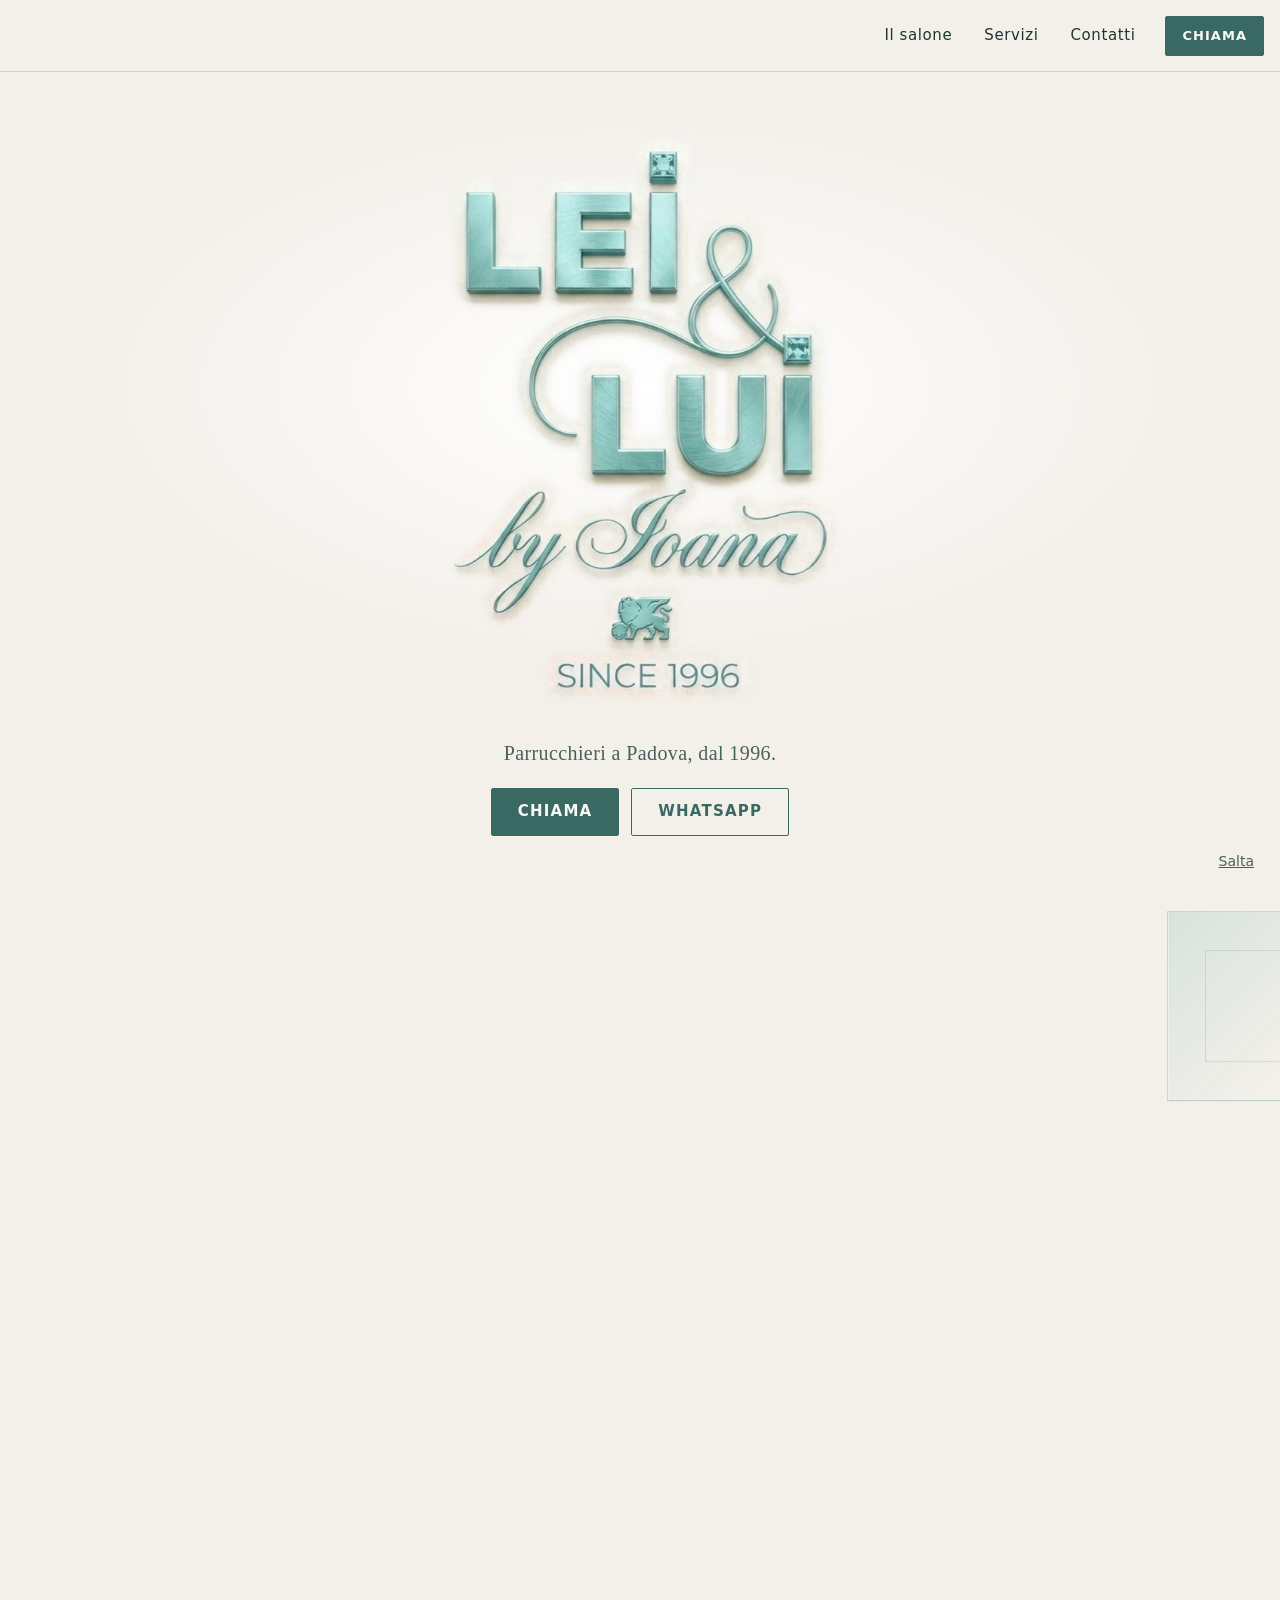
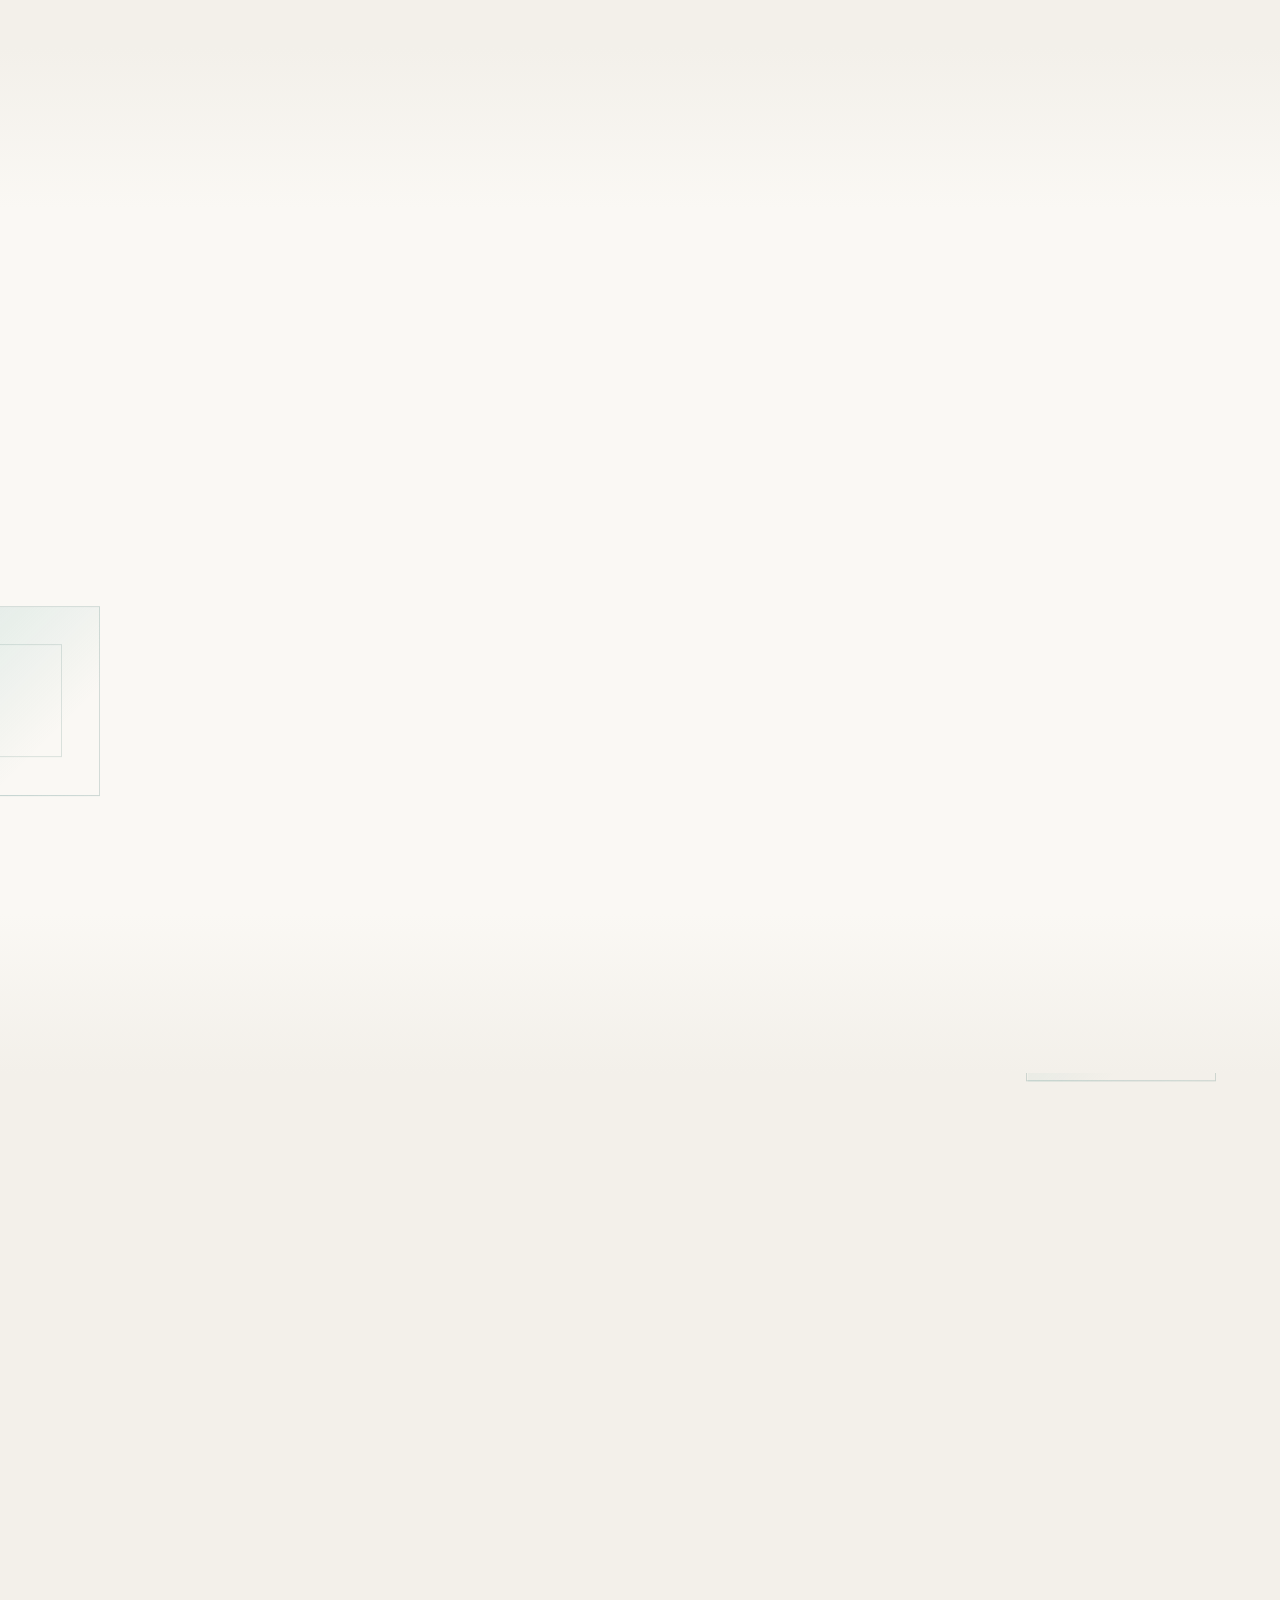
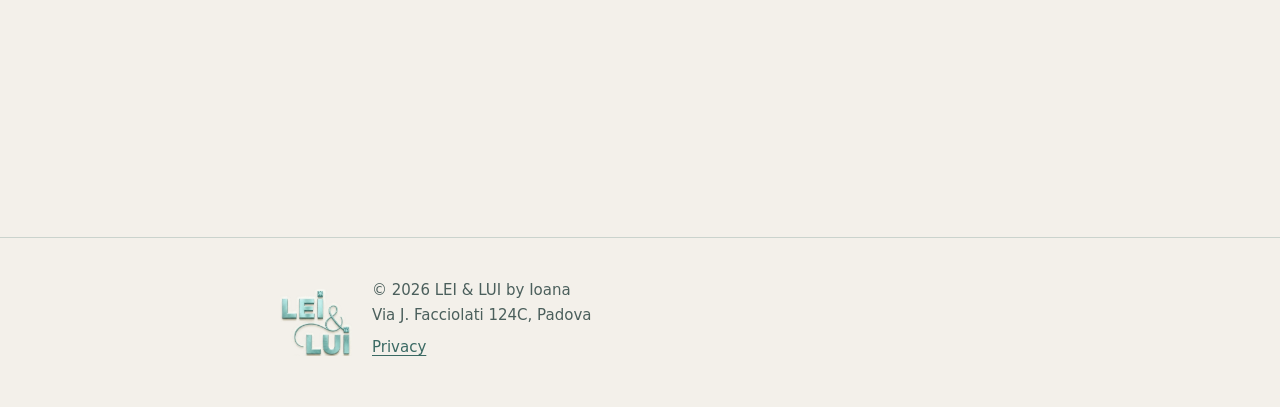
<file: index.html>
<!DOCTYPE html>
<html lang="it">
<head>
<meta charset="utf-8">
<meta name="viewport" content="width=device-width, initial-scale=1, viewport-fit=cover">
<meta http-equiv="Content-Security-Policy" content="default-src 'none'; img-src 'self'; style-src 'self'; script-src 'self'; base-uri 'self'; form-action 'none'">
<title>LEI &amp; LUI by Ioana — Parrucchieri a Padova dal 1996</title>
<meta name="description" content="LEI &amp; LUI by Ioana, salone di parrucchieri a Padova in Via J. Facciolati 124C. Dal 1996.">
<meta name="theme-color" content="#F3F0EA">

<!-- TODO: quando il dominio è attivo, aggiungere <link rel="canonical"> e rendere assoluti og:url e og:image -->
<meta property="og:type" content="website">
<meta property="og:locale" content="it_IT">
<meta property="og:title" content="LEI &amp; LUI by Ioana — Parrucchieri a Padova dal 1996">
<meta property="og:description" content="Salone di parrucchieri a Padova, in Via J. Facciolati 124C. Dal 1996.">
<meta property="og:image" content="assets/og-image.png">
<meta name="twitter:card" content="summary_large_image">

<link rel="icon" href="assets/favicon.ico" sizes="any">
<link rel="icon" type="image/png" sizes="32x32" href="assets/favicon-32.png">
<link rel="icon" type="image/png" sizes="16x16" href="assets/favicon-16.png">
<link rel="apple-touch-icon" href="assets/apple-touch-icon.png">

<link rel="preload" as="image" href="assets/l-top.webp">
<link rel="stylesheet" href="style.css">
<!-- boot.js decide se mostrare l'animazione iniziale (solo alla prima visita) PRIMA del rendering -->
<script src="boot.js"></script>

<script type="application/ld+json">
{
  "@context": "https://schema.org",
  "@type": "HairSalon",
  "name": "LEI & LUI by Ioana",
  "description": "Salone di parrucchieri a Padova, dal 1996.",
  "foundingDate": "1996",
  "address": {
    "@type": "PostalAddress",
    "streetAddress": "Via J. Facciolati 124C",
    "addressLocality": "Padova",
    "addressCountry": "IT"
  }
}
</script>
</head>
<body>
<a class="skip-link" href="#salone">Vai al contenuto</a>

<header class="site-header">
  <a class="brand" href="#top" aria-label="LEI &amp; LUI by Ioana, torna in alto">
    <img src="assets/logo-header.webp" alt="LEI &amp; LUI" width="490" height="452">
  </a>
  <nav class="nav" aria-label="Principale">
    <a href="#salone">Il salone</a>
    <a href="#servizi">Servizi</a>
    <a href="#contatti">Contatti</a>
    <!-- TODO: sostituire XXXXXXXXXX con il numero del salone (senza spazi, es. 049123456) -->
    <a class="btn btn--small" href="tel:+39XXXXXXXXXX">Chiama</a>
  </nav>
</header>

<main>
  <section class="hero" id="top">
    <h1 class="sr-only">LEI &amp; LUI by Ioana — parrucchieri a Padova dal 1996</h1>

    <!--
      Il logo è composto da livelli sovrapposti (stesse dimensioni):
      top = "LEI & LUI" · line = linea sottile che "scrive" · by = "by Ioana" · foot = leone + since 1996
      shine = riflesso di luce, ritagliato sulla forma del logo, che scorre mentre si scrolla
    -->
    <div class="logo" role="img" aria-label="LEI &amp; LUI by Ioana, dal 1996">
      <img class="logo__layer logo__top"  src="assets/l-top.webp"  alt="" width="577" height="793">
      <img class="logo__layer logo__line" src="assets/l-line.webp" alt="" width="577" height="793">
      <img class="logo__layer logo__by"   src="assets/l-by.webp"   alt="" width="577" height="793">
      <img class="logo__layer logo__foot" src="assets/l-foot.webp" alt="" width="577" height="793">
      <div class="logo__shine" aria-hidden="true"></div>
    </div>

    <p class="hero__lead">Parrucchieri a Padova, dal 1996.</p>
    <div class="hero__cta">
      <!-- TODO: sostituire XXXXXXXXXX con il numero del salone (senza spazi, es. 049123456) -->
      <a class="btn" href="tel:+39XXXXXXXXXX">Chiama</a>
      <!-- TODO: stesso numero, con prefisso 39 e senza + (es. 39049123456) -->
      <a class="btn btn--ghost" href="https://wa.me/39XXXXXXXXXX" rel="noopener">WhatsApp</a>
    </div>

    <span class="scroll-cue" aria-hidden="true"></span>
    <button class="skip-intro" type="button">Salta</button>
  </section>

  <section class="section" id="salone" aria-labelledby="salone-t">
    <span class="deco deco--a" aria-hidden="true" data-parallax="0.12"></span>
    <div class="wrap">
      <p class="eyebrow reveal"><span class="gem" aria-hidden="true"></span>Il salone</p>
      <h2 id="salone-t" class="reveal">Per lei<br>e per lui</h2>
      <!-- TODO: testo di Ioana (la sua voce vince su qualsiasi testo generato) -->
      <p class="lede reveal">LEI &amp; LUI by Ioana è un salone di parrucchieri a Padova, in Via J. Facciolati 124C. Lavoriamo qui dal 1996.</p>
      <ul class="facts">
        <li class="reveal"><strong>1996</strong><span>anno di apertura</span></li>
        <li class="reveal"><strong>Padova</strong><span>Via J. Facciolati</span></li>
        <li class="reveal"><strong>Lei &amp; Lui</strong><span>donna e uomo</span></li>
      </ul>
    </div>
  </section>

  <section class="section section--paper" id="servizi" aria-labelledby="servizi-t">
    <span class="deco deco--b" aria-hidden="true" data-parallax="0.09"></span>
    <div class="wrap">
      <p class="eyebrow reveal"><span class="gem" aria-hidden="true"></span>Servizi</p>
      <h2 id="servizi-t" class="reveal">Di cosa<br>ci occupiamo</h2>
      <!-- TODO: confermare con Ioana l'elenco dei servizi e le descrizioni. Nessun prezzo: non inventarli. -->
      <ul class="services">
        <li class="service reveal">
          <h3>Taglio</h3>
          <p>Per lei e per lui, pensato sul tuo viso e sul tuo modo di vivere i capelli.</p>
        </li>
        <li class="service reveal">
          <h3>Colore</h3>
          <p>Dal ritocco alla trasformazione, con una consulenza prima di iniziare.</p>
        </li>
        <li class="service reveal">
          <h3>Trattamenti</h3>
          <p>Per la cura e la salute dei capelli e del cuoio capelluto.</p>
        </li>
        <li class="service reveal">
          <h3>Piega e acconciature</h3>
          <p>Per ogni giorno e per le occasioni speciali.</p>
        </li>
      </ul>
    </div>
  </section>

  <section class="section" id="contatti" aria-labelledby="contatti-t">
    <span class="deco deco--c" aria-hidden="true" data-parallax="0.14"></span>
    <div class="wrap">
      <p class="eyebrow reveal"><span class="gem" aria-hidden="true"></span>Contatti</p>
      <h2 id="contatti-t" class="reveal">Vieni<br>a trovarci</h2>
      <address class="reveal">
        <strong>LEI &amp; LUI by Ioana</strong><br>
        Via J. Facciolati 124C<br>
        Padova
      </address>
      <p class="reveal">Per prenotare e per conoscere gli orari, chiamaci o scrivici su WhatsApp.</p>
      <div class="hero__cta hero__cta--left reveal">
        <a class="btn" href="tel:+39XXXXXXXXXX">Chiama</a>
        <a class="btn btn--ghost" href="https://wa.me/39XXXXXXXXXX" rel="noopener">WhatsApp</a>
        <a class="btn btn--ghost" href="https://www.google.com/maps/search/?api=1&amp;query=Via+J.+Facciolati+124C%2C+Padova" rel="noopener">Apri in Maps</a>
      </div>
    </div>
  </section>
</main>

<footer class="site-footer">
  <div class="wrap footer__row">
    <img src="assets/logo-header.webp" alt="LEI &amp; LUI by Ioana" width="490" height="452">
    <div>
      <p>© 2026 LEI &amp; LUI by Ioana<br>Via J. Facciolati 124C, Padova</p>
      <p><a href="privacy.html">Privacy</a></p>
    </div>
  </div>
</footer>

<script src="app.js" defer></script>
</body>
</html>
</file>
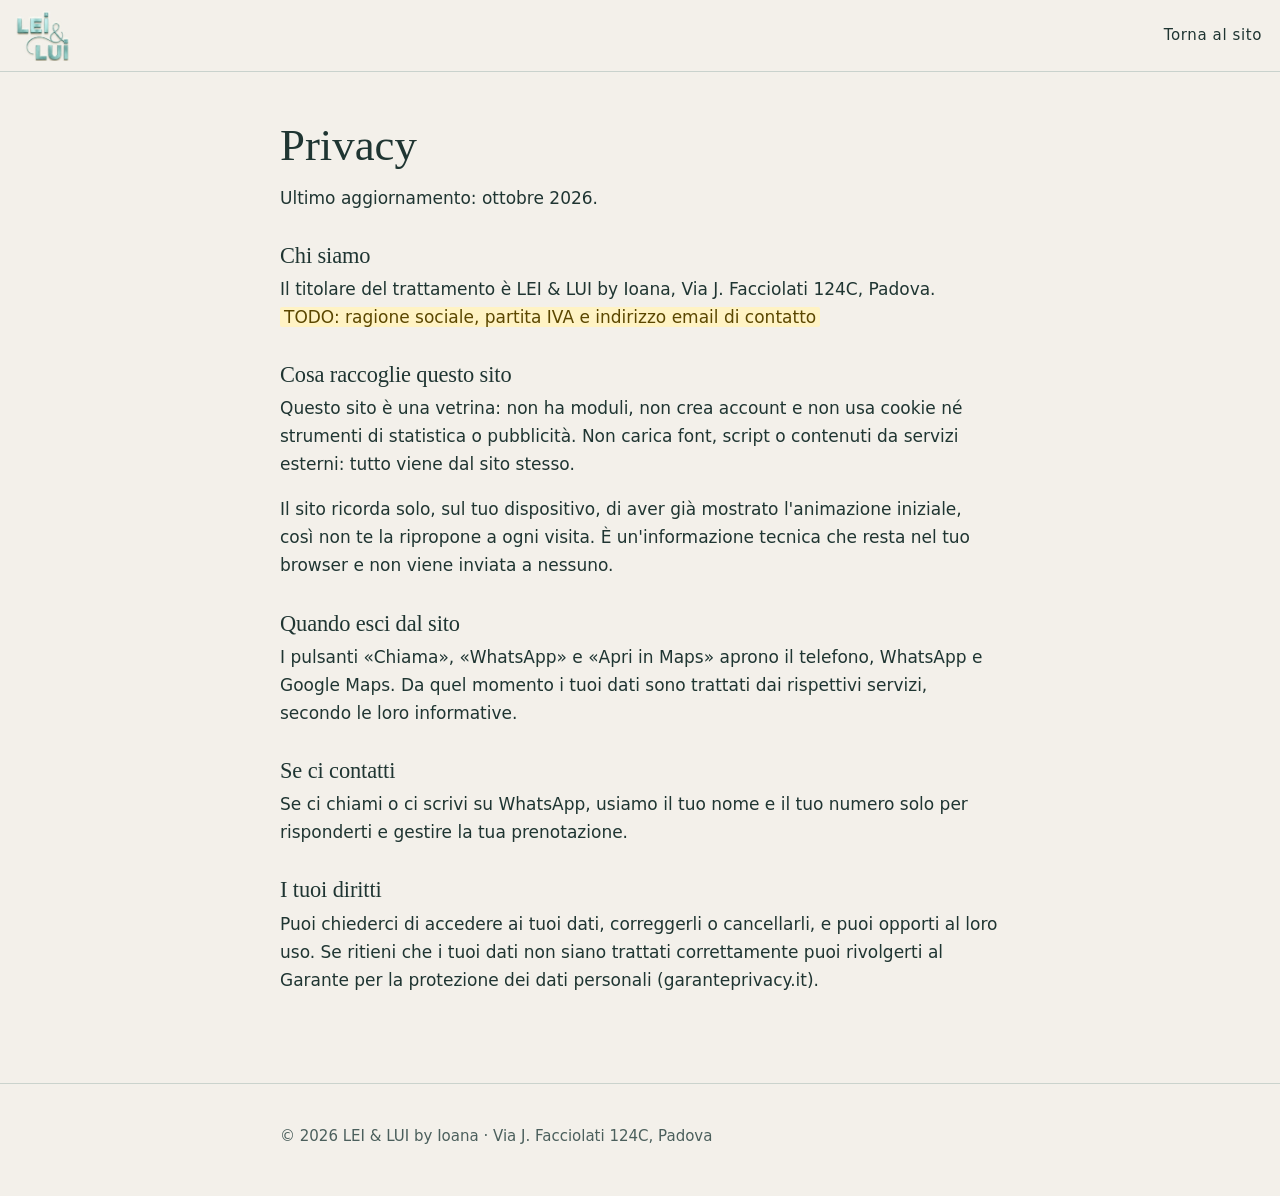
<file: privacy.html>
<!DOCTYPE html>
<html lang="it">
<head>
<meta charset="utf-8">
<meta name="viewport" content="width=device-width, initial-scale=1, viewport-fit=cover">
<meta http-equiv="Content-Security-Policy" content="default-src 'none'; img-src 'self'; style-src 'self'; script-src 'self'; base-uri 'self'; form-action 'none'">
<title>Privacy — LEI &amp; LUI by Ioana</title>
<meta name="description" content="Informativa sulla privacy del sito di LEI &amp; LUI by Ioana.">
<meta name="robots" content="noindex">
<meta name="theme-color" content="#F3F0EA">
<link rel="icon" href="assets/favicon.ico" sizes="any">
<link rel="icon" type="image/png" sizes="32x32" href="assets/favicon-32.png">
<link rel="apple-touch-icon" href="assets/apple-touch-icon.png">
<link rel="stylesheet" href="style.css">
</head>
<body>
<header class="site-header">
  <a class="brand" href="index.html" aria-label="LEI &amp; LUI by Ioana, torna al sito">
    <img src="assets/logo-header.webp" alt="LEI &amp; LUI" width="490" height="452">
  </a>
  <nav class="nav" aria-label="Principale">
    <a href="index.html">Torna al sito</a>
  </nav>
</header>

<main class="doc">
  <div class="wrap">
    <h1>Privacy</h1>
    <p>Ultimo aggiornamento: ottobre 2026.</p>

    <h2>Chi siamo</h2>
    <p>Il titolare del trattamento è LEI &amp; LUI by Ioana, Via J. Facciolati 124C, Padova.
      <span class="todo">TODO: ragione sociale, partita IVA e indirizzo email di contatto</span></p>

    <h2>Cosa raccoglie questo sito</h2>
    <p>Questo sito è una vetrina: non ha moduli, non crea account e non usa cookie né strumenti di statistica o pubblicità.
      Non carica font, script o contenuti da servizi esterni: tutto viene dal sito stesso.</p>
    <p>Il sito ricorda solo, sul tuo dispositivo, di aver già mostrato l'animazione iniziale, così non te la ripropone a ogni visita.
      È un'informazione tecnica che resta nel tuo browser e non viene inviata a nessuno.</p>

    <h2>Quando esci dal sito</h2>
    <p>I pulsanti «Chiama», «WhatsApp» e «Apri in Maps» aprono il telefono, WhatsApp e Google Maps.
      Da quel momento i tuoi dati sono trattati dai rispettivi servizi, secondo le loro informative.</p>

    <h2>Se ci contatti</h2>
    <p>Se ci chiami o ci scrivi su WhatsApp, usiamo il tuo nome e il tuo numero solo per risponderti e gestire la tua prenotazione.</p>

    <h2>I tuoi diritti</h2>
    <p>Puoi chiederci di accedere ai tuoi dati, correggerli o cancellarli, e puoi opporti al loro uso.
      Se ritieni che i tuoi dati non siano trattati correttamente puoi rivolgerti al Garante per la protezione dei dati personali (garanteprivacy.it).</p>
  </div>
</main>

<footer class="site-footer">
  <div class="wrap">
    <p>© 2026 LEI &amp; LUI by Ioana · Via J. Facciolati 124C, Padova</p>
  </div>
</footer>
</body>
</html>
</file>
<file: style.css>
/* ============================================================
   LEI & LUI by Ioana — stile
   Colori campionati dal logo (pixel) e verificati WCAG:
   crema #F3F0EA · teal logo #8FC1BB (solo decorazioni)
   teal scuro #3A6963 (testo/pulsanti, 5.46:1 su crema)
   ============================================================ */
:root{
  --cream:#F3F0EA;
  --paper:#FAF8F4;
  --teal:#8FC1BB;
  --teal-deep:#3A6963;
  --ink:#1F3532;
  --muted:#4B5F5C;
  --rule:rgba(58,105,99,.22);
  --serif:"Bodoni 72","Didot","Bodoni MT","Playfair Display",Georgia,serif;
  --sans:system-ui,-apple-system,"Segoe UI",Roboto,"Helvetica Neue",Arial,sans-serif;
  --header-h:64px;
}

*,*::before,*::after{box-sizing:border-box}
html{scroll-behavior:smooth;-webkit-text-size-adjust:100%}
body{
  margin:0;background:var(--cream);color:var(--ink);
  font-family:var(--sans);font-size:1.0625rem;line-height:1.65;
  -webkit-font-smoothing:antialiased;
}
img{max-width:100%;height:auto;display:block}
a{color:var(--teal-deep);text-underline-offset:.2em}
:focus-visible{outline:3px solid var(--teal-deep);outline-offset:3px;border-radius:2px}

.sr-only{position:absolute;width:1px;height:1px;margin:-1px;padding:0;overflow:hidden;clip:rect(0 0 0 0);white-space:nowrap;border:0}
.skip-link{position:absolute;left:12px;top:-60px;z-index:100;background:var(--teal-deep);color:var(--paper);padding:10px 14px;border-radius:2px;text-decoration:none}
.skip-link:focus{top:12px}

.wrap{width:min(100% - 40px,720px);margin-inline:auto}

/* ---------- Header ---------- */
.site-header{
  position:sticky;top:0;z-index:50;height:var(--header-h);
  display:flex;align-items:center;justify-content:space-between;gap:12px;
  padding:env(safe-area-inset-top,0) 16px 0;
  background:rgba(243,240,234,.9);
  -webkit-backdrop-filter:blur(10px);backdrop-filter:blur(10px);
  border-bottom:1px solid var(--rule);
}
.brand{display:block;height:44px;flex:none}
.brand img{height:44px;width:auto}
.nav{display:flex;align-items:center;gap:16px}
.nav a:not(.btn){font-size:.875rem;letter-spacing:.04em;color:var(--ink);text-decoration:none;padding:8px 2px}
.nav a:not(.btn):hover{color:var(--teal-deep);text-decoration:underline}

/* con JS il marchio nell'header compare solo dopo aver superato il logo grande */
.js .brand{visibility:hidden;opacity:0;transition:opacity .3s ease,visibility .3s}
.js .scrolled .brand,.js.scrolled .brand{visibility:visible;opacity:1}

/* ---------- Pulsanti ---------- */
.btn{
  display:inline-flex;align-items:center;justify-content:center;
  min-height:48px;padding:0 26px;border-radius:2px;
  background:var(--teal-deep);color:var(--paper);border:1px solid var(--teal-deep);
  font:600 .9375rem/1 var(--sans);letter-spacing:.08em;text-transform:uppercase;text-decoration:none;
  transition:background .2s ease,color .2s ease;
}
.btn:hover{background:var(--ink);border-color:var(--ink)}
.btn--ghost{background:transparent;color:var(--teal-deep)}
.btn--ghost:hover{background:var(--teal-deep);color:var(--paper);border-color:var(--teal-deep)}
.btn--small{min-height:40px;padding:0 16px;font-size:.8125rem}

/* ---------- Hero e logo ---------- */
.hero{
  position:relative;min-height:calc(100vh - var(--header-h));min-height:calc(100svh - var(--header-h));
  display:flex;flex-direction:column;align-items:center;justify-content:center;
  gap:18px;padding:24px 20px 40px;text-align:center;
  background:radial-gradient(62% 48% at 50% 38%,#fff 0%,rgba(255,255,255,0) 72%);
}
.logo{
  position:relative;
  width:min(72vw,42vh,400px);width:min(72vw,42svh,400px);
  aspect-ratio:577/793;
}
.logo__layer{position:absolute;inset:0;width:100%;height:100%;pointer-events:none;user-select:none;-webkit-user-select:none}
.logo__line{opacity:0}                      /* la linea esiste solo durante l'animazione */
.logo{transform:translate3d(0,calc(var(--py,0) * 1px),0)}   /* parallasse: scorre un po' più lento della pagina */

/* riflesso di luce ritagliato sulla forma del logo; la posizione segue lo scroll (--shine da 0 a 1) */
.logo__shine{
  position:absolute;inset:0;overflow:hidden;pointer-events:none;
  -webkit-mask:url(assets/logo-mask.webp) center/100% 100% no-repeat;
          mask:url(assets/logo-mask.webp) center/100% 100% no-repeat;
}
.logo__shine::before{
  content:"";position:absolute;top:0;bottom:0;left:0;width:260%;
  background:linear-gradient(100deg,transparent 38%,rgba(255,255,255,.2) 46%,rgba(255,255,255,.72) 50%,rgba(255,255,255,.2) 54%,transparent 62%);
  transform:translate3d(calc(-65.4% + var(--shine,0) * 69.2%),0,0);
}

.scroll-cue{
  position:absolute;left:50%;bottom:18px;width:1px;height:38px;margin-left:-.5px;
  background:linear-gradient(var(--teal-deep),transparent);opacity:.55;
  transform-origin:top center;animation:llCue 3.4s ease-in-out infinite;transition:opacity .5s ease;
}
.scrolled-a-bit .scroll-cue{opacity:0}
@keyframes llCue{0%,100%{transform:scaleY(.3)}50%{transform:scaleY(1)}}
.hero__lead{margin:0;font-family:var(--serif);font-size:1.25rem;letter-spacing:.02em;color:var(--muted)}
.hero__cta{display:flex;flex-wrap:wrap;gap:12px;justify-content:center}
.hero__cta--left{justify-content:flex-start;margin-top:22px}
.skip-intro{
  display:none;position:absolute;right:16px;bottom:16px;
  background:none;border:0;color:var(--muted);font:inherit;font-size:.875rem;text-decoration:underline;
  min-height:44px;padding:0 10px;cursor:pointer;
}

/* ---------- Sezioni ---------- */
.section{position:relative;overflow:hidden;padding:clamp(88px,18vw,168px) 0;scroll-margin-top:var(--header-h)}
.section .wrap{position:relative;z-index:1}
/* nessun bordo netto: la carta sfuma dentro e fuori dal crema */
.section--paper{background:linear-gradient(180deg,var(--cream) 0,var(--paper) 160px,var(--paper) calc(100% - 160px),var(--cream) 100%)}
.eyebrow{display:flex;align-items:center;gap:10px;margin:0 0 14px;font-size:.8125rem;letter-spacing:.18em;text-transform:uppercase;color:var(--teal-deep);font-weight:600}
.gem{width:10px;height:10px;flex:none;background:linear-gradient(135deg,#cfeee9,var(--teal));border:1px solid var(--teal-deep);box-shadow:inset 0 0 0 1px rgba(255,255,255,.6)}
h2{margin:0 0 .55em;font-family:var(--serif);font-weight:400;font-size:clamp(2.5rem,10vw,4.25rem);line-height:1.04;letter-spacing:-.005em}
h3{margin:0;font-family:var(--serif);font-weight:400;font-size:clamp(1.5rem,5vw,1.9rem);line-height:1.15}
p{margin:0 0 1em}
.lede{max-width:30em;font-size:clamp(1.1rem,3.6vw,1.3rem);line-height:1.6;color:var(--muted)}
address{font-style:normal;margin:0 0 1em;font-size:1.25rem;line-height:1.6}

.facts{list-style:none;margin:56px 0 0;padding:0;display:grid;grid-template-columns:repeat(3,1fr);gap:12px;text-align:left}
.facts li{padding:16px 6px 0 0;border-top:1px solid var(--rule)}
.facts strong{display:block;font-family:var(--serif);font-weight:400;font-size:1.3rem;color:var(--teal-deep)}
.facts span{display:block;margin-top:2px;font-size:.8125rem;color:var(--muted)}

/* servizi: elenco tipografico con linee sottili che si disegnano */
.services{list-style:none;margin:56px 0 0;padding:0}
.service{position:relative;display:grid;gap:8px;padding:30px 0 28px}
.service p{margin:0;max-width:26em;color:var(--muted);font-size:1.0625rem}
.service::before,.service:last-child::after{
  content:"";position:absolute;left:0;right:0;height:1px;background:var(--rule);
  transform-origin:left center;
}
.service::before{top:0}
.service:last-child::after{bottom:0}

/* dettagli grafici di secondo piano (gemme): si muovono più lenti della pagina */
.deco{
  position:absolute;z-index:0;width:clamp(90px,24vw,190px);aspect-ratio:1;pointer-events:none;
  border:1px solid rgba(58,105,99,.2);
  background:linear-gradient(135deg,rgba(143,193,187,.28),rgba(143,193,187,0) 72%);
  transform:translate3d(0,calc(var(--py,0) * 1px),0);
}
.deco::after{content:"";position:absolute;inset:20%;border:1px solid rgba(58,105,99,.16)}
.deco--a{right:-6vw;top:110px}
.deco--b{left:-7vw;bottom:12%}
.deco--c{right:5vw;top:24%}

/* ---------- Comparsa dolce allo scroll (solo con JS) ---------- */
.js .reveal{opacity:0;transform:translate3d(0,18px,0);
  transition:opacity 1.1s ease,transform 1.1s cubic-bezier(.2,.7,.2,1)}
.js .reveal.is-in{opacity:1;transform:none}
.facts li:nth-child(2){transition-delay:.12s}
.facts li:nth-child(3){transition-delay:.24s}
.js .service::before,.js .service:last-child::after{transform:scaleX(0);transition:transform 1.5s cubic-bezier(.2,.7,.2,1) .2s}
.js .service.is-in::before,.js .service.is-in:last-child::after{transform:scaleX(1)}

@media (min-width:760px){
  .service{grid-template-columns:minmax(0,1fr) minmax(0,1.1fr);align-items:baseline;gap:32px}
  .facts{gap:28px}
}

/* ---------- Footer ---------- */
.site-footer{padding:40px 0 calc(40px + env(safe-area-inset-bottom,0));border-top:1px solid var(--rule);font-size:.9375rem;color:var(--muted)}
.footer__row{display:flex;align-items:center;gap:20px}
.footer__row img{width:72px;height:auto;flex:none}
.site-footer p{margin:0 0 .5em}

/* ---------- Pagine di testo (privacy) ---------- */
.doc{padding:48px 0 72px}
.doc h1{margin:0 0 12px;font-family:var(--serif);font-weight:500;font-size:clamp(2rem,7vw,2.8rem);line-height:1.15}
.doc h2{font-size:1.4rem;margin:32px 0 8px}
.doc ul{padding-left:1.2em;margin:0 0 1em}
.todo{background:#fff3c4;color:#5b4700;padding:0 4px;border-radius:2px}

@media (min-width:760px){
  :root{--header-h:72px}
  .brand,.brand img{height:50px}
  .nav{gap:28px}
  .nav a:not(.btn){font-size:.9375rem}
  .logo{width:min(34vw,50vh,440px);width:min(34vw,50svh,440px)}
}

/* ============================================================
   ANIMAZIONE D'INGRESSO — solo alla prima visita
   boot.js aggiunge la classe "intro" su <html>. Senza la classe
   (visite successive, reduced-motion, nessun JS) il logo è già completo.
   Sequenza (~6,8 s): LEI & LUI compare → una linea sottile scrive
   "by Ioana" → il lettering metallico segue la linea → leone e since.
   ============================================================ */
@keyframes llFadeRise{from{opacity:0;transform:translateY(12px)}to{opacity:1;transform:none}}
@keyframes llFade{from{opacity:0}to{opacity:1}}
@keyframes llWipe{
  from{-webkit-clip-path:inset(0 100% 0 0);clip-path:inset(0 100% 0 0)}
  to{-webkit-clip-path:inset(0 0 0 0);clip-path:inset(0 0 0 0)}
}
@keyframes llLineOut{from{opacity:1}to{opacity:0}}

.intro .logo__top {animation:llFadeRise 1.5s cubic-bezier(.2,.7,.2,1) .2s both}
.intro .logo__line{opacity:1;animation:
  llWipe 2.6s cubic-bezier(.35,.1,.35,1) 1.9s both,
  llLineOut .7s ease 5s both}
.intro .logo__by  {animation:llWipe 2.6s cubic-bezier(.35,.1,.35,1) 2.5s both}
.intro .logo__foot{animation:llFadeRise 1.1s ease 5.2s both}

.intro .site-header,
.intro .hero__lead,
.intro .hero .hero__cta{animation:llFade .9s ease 5.9s both}
.intro .logo__shine,
.intro .scroll-cue{display:none}
.intro .skip-intro{display:block;animation:llFade .6s ease 1s both}

@media (prefers-reduced-motion:reduce){
  html{scroll-behavior:auto}
  *,*::before,*::after{animation:none!important;transition:none!important}
  .js .reveal{opacity:1;transform:none}
  .js .service::before,.js .service:last-child::after{transform:none}
  .logo,.deco{transform:none}
  .logo__shine{display:none}
}
</file>
